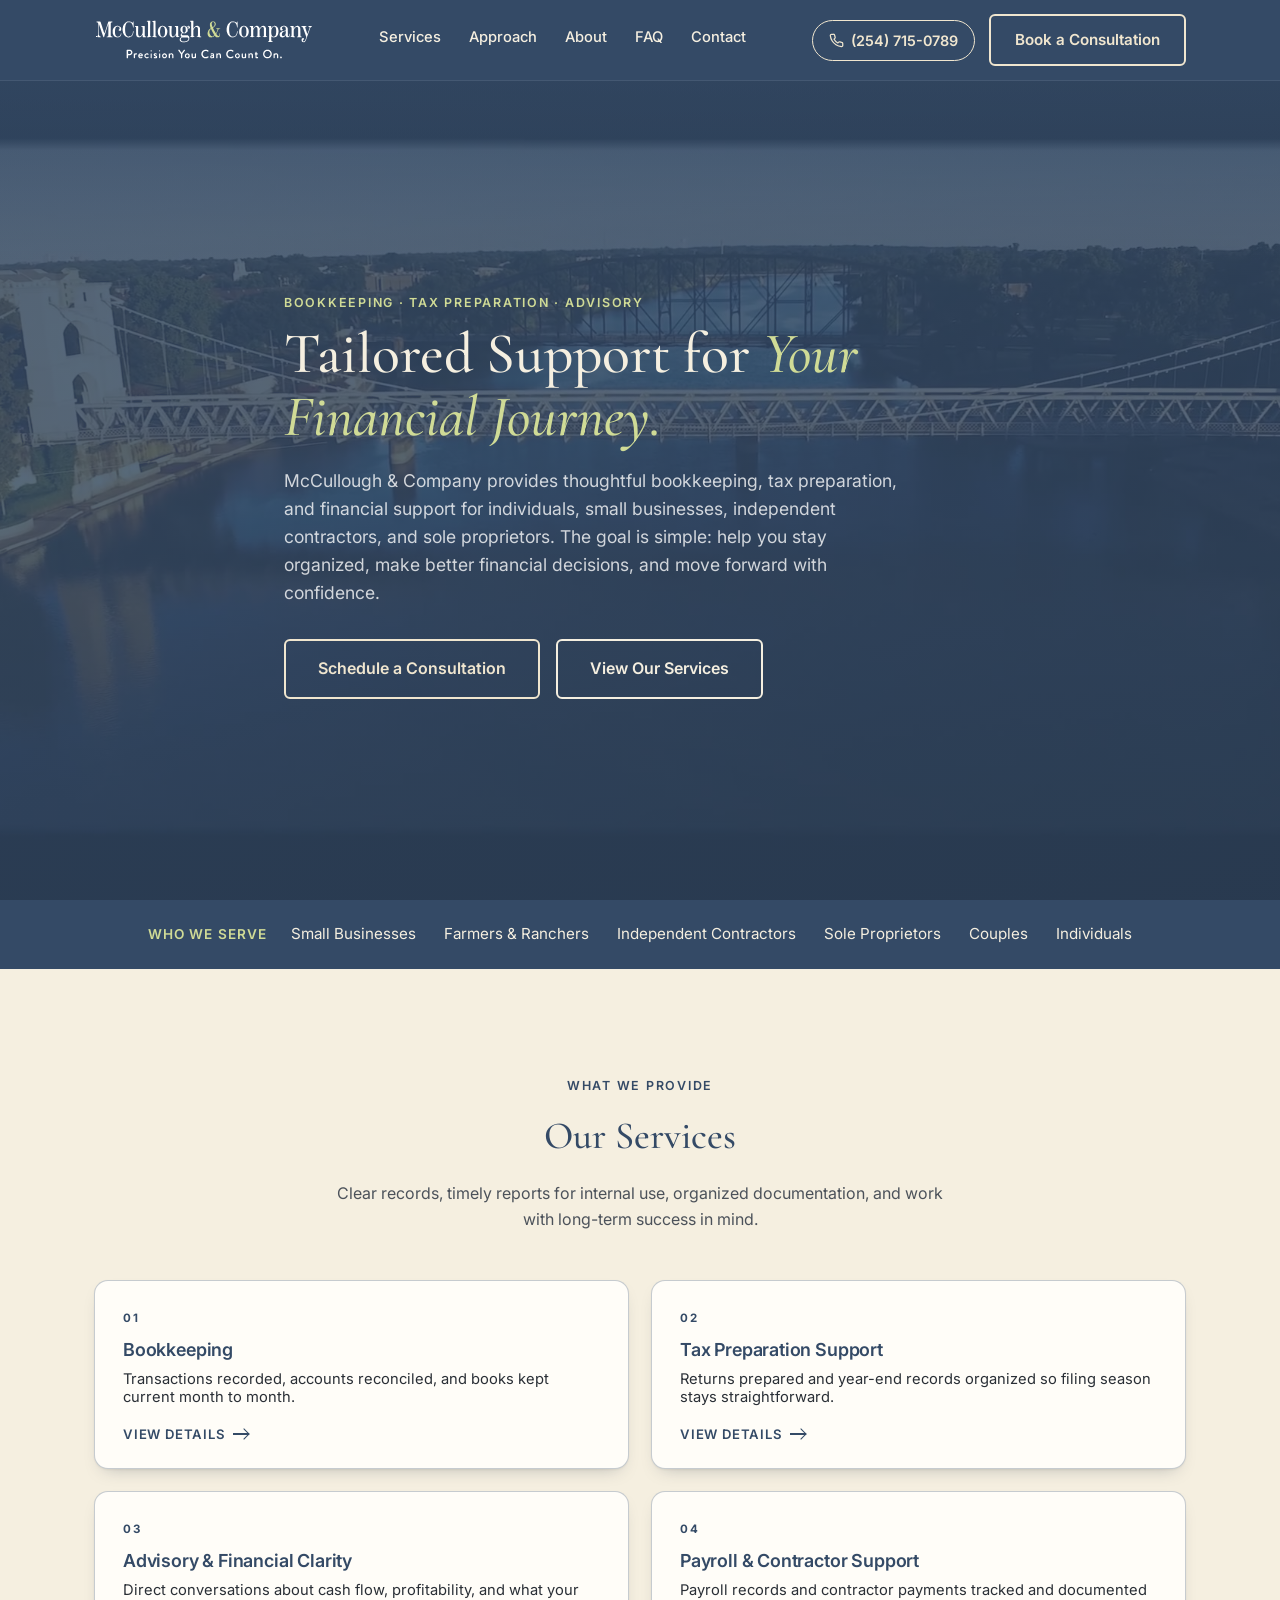
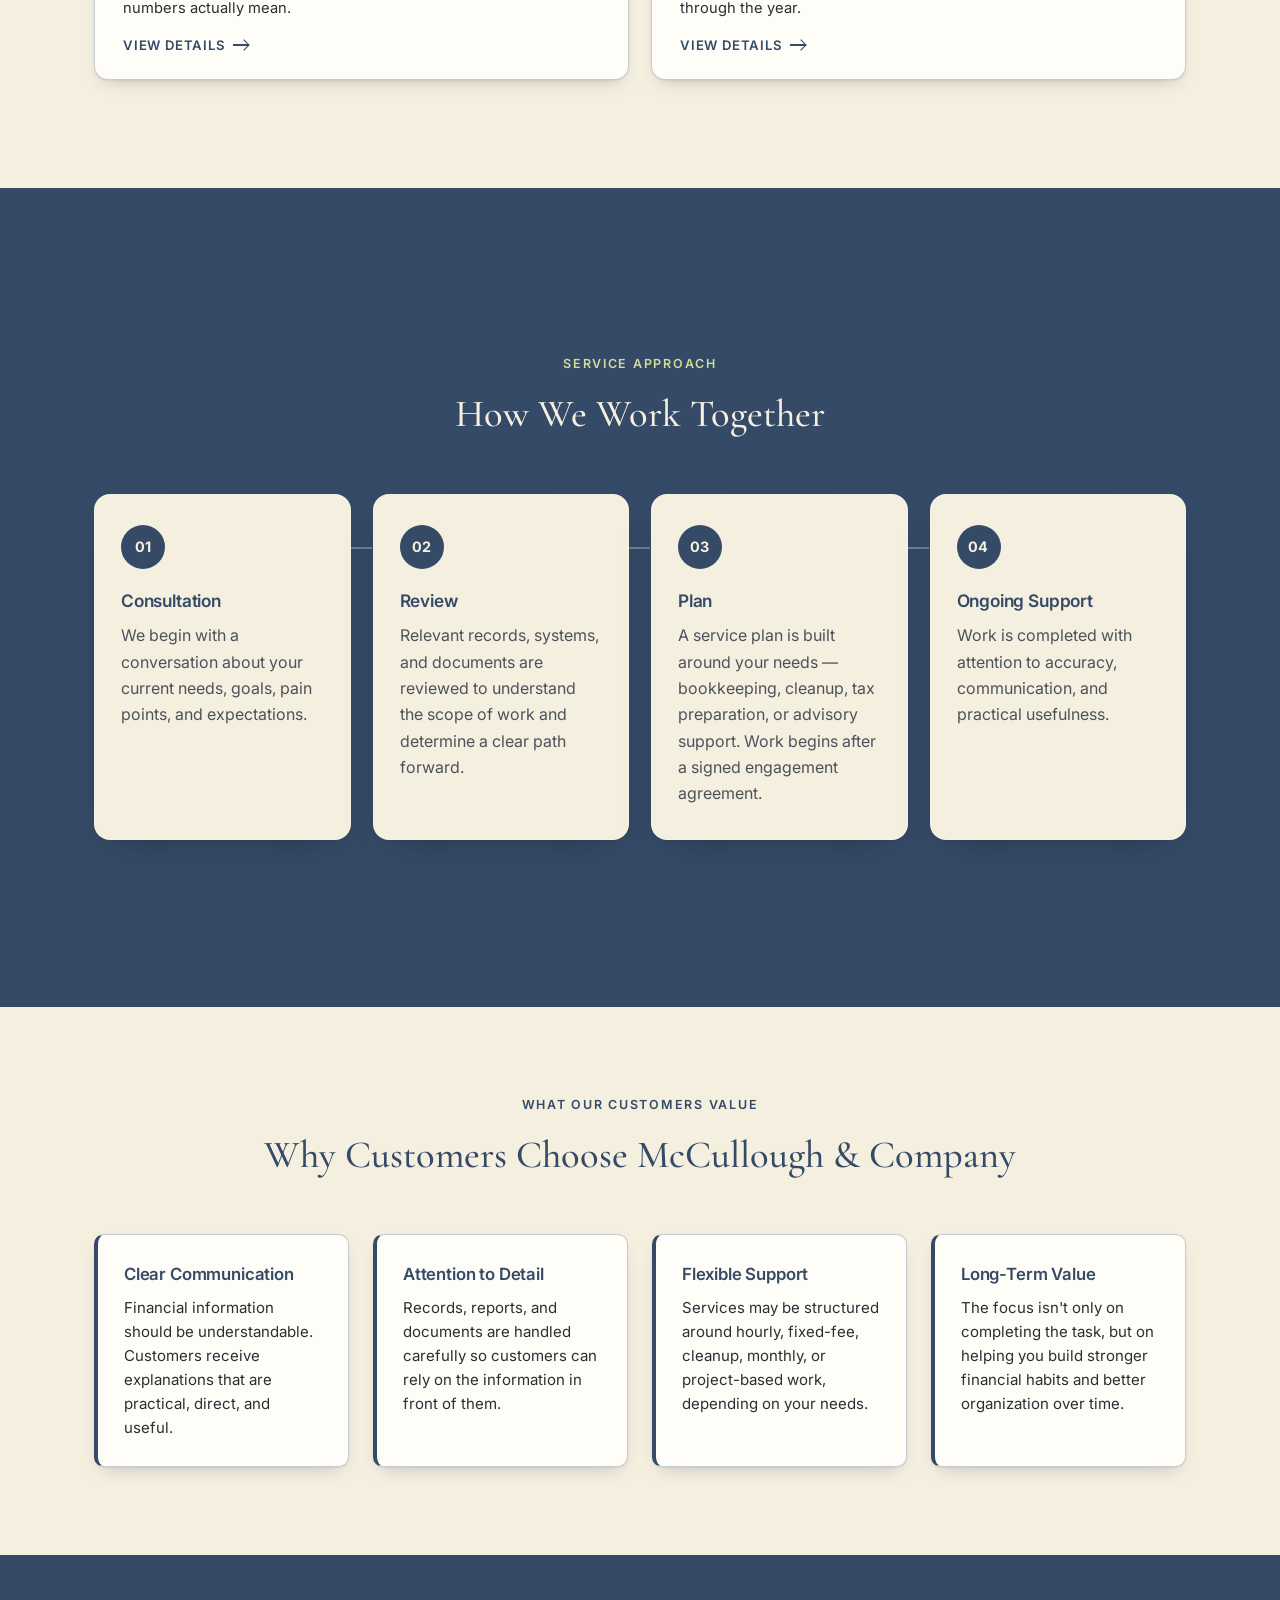
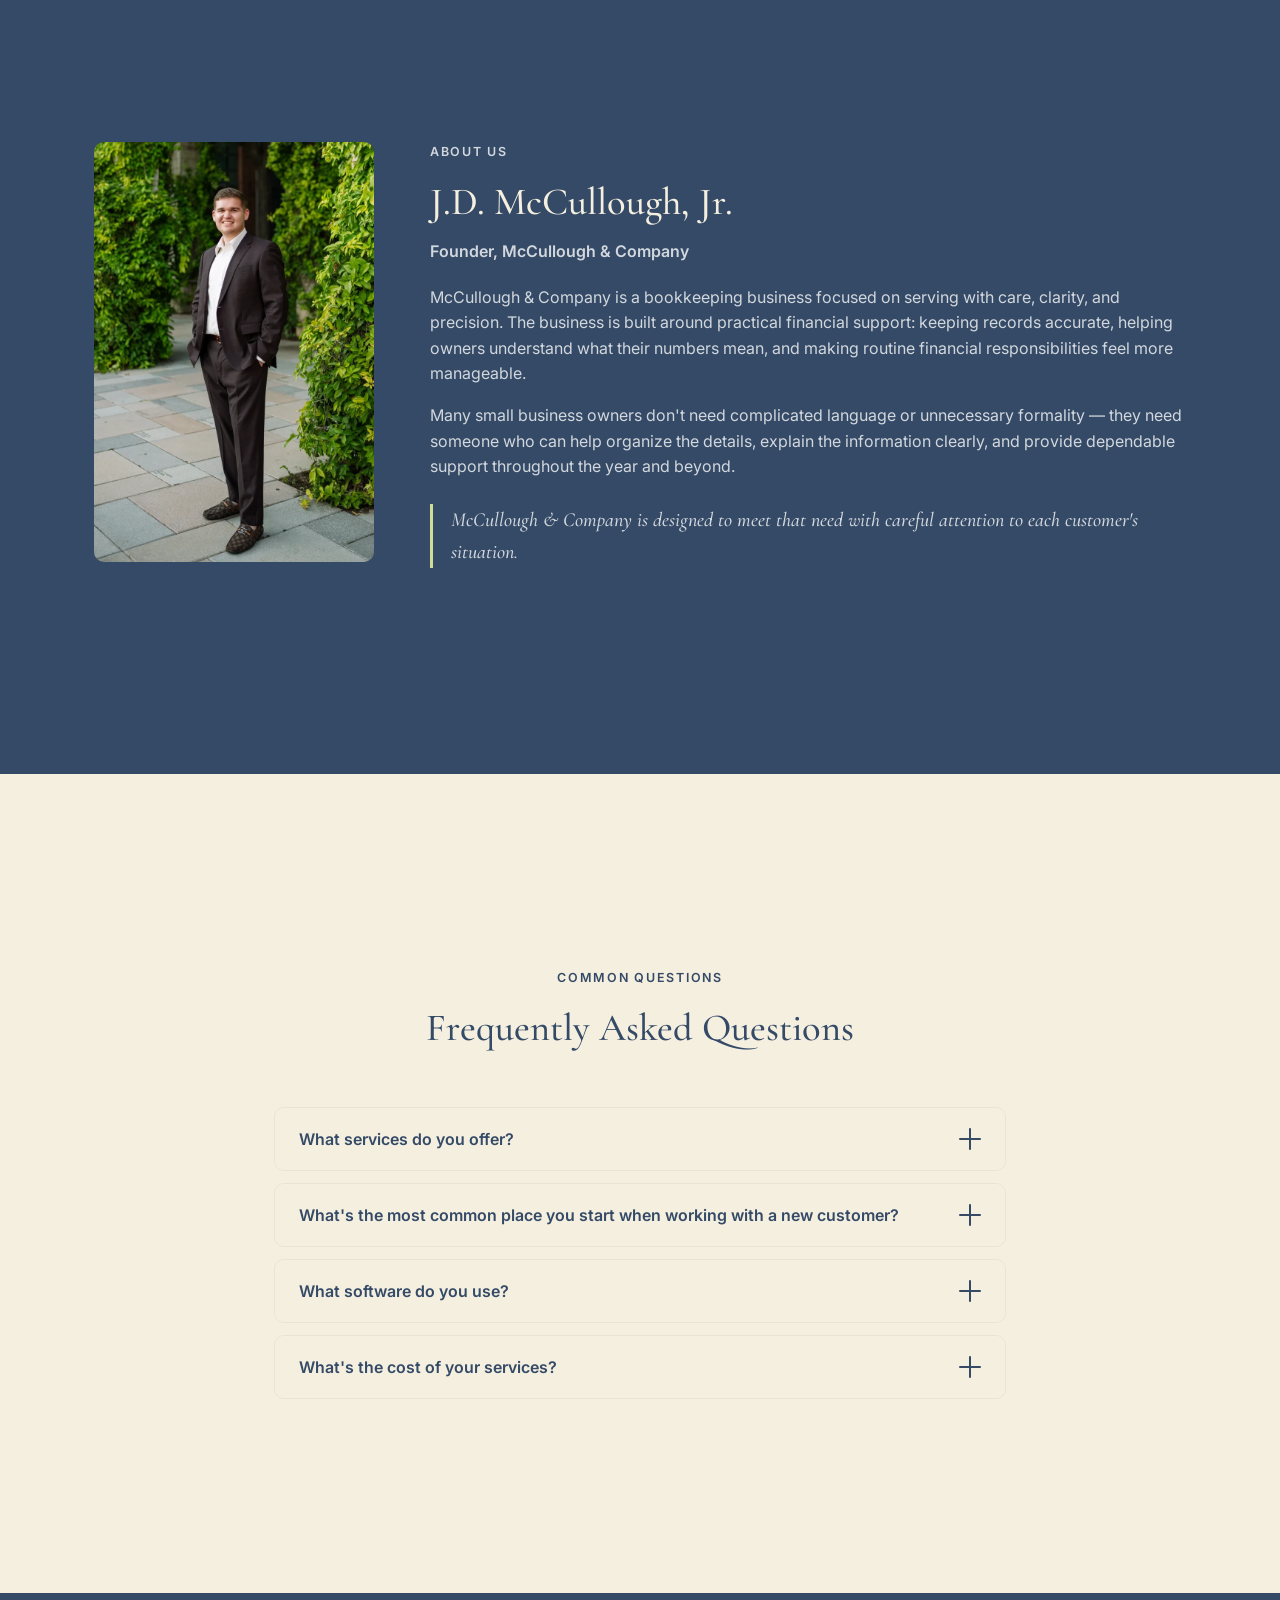
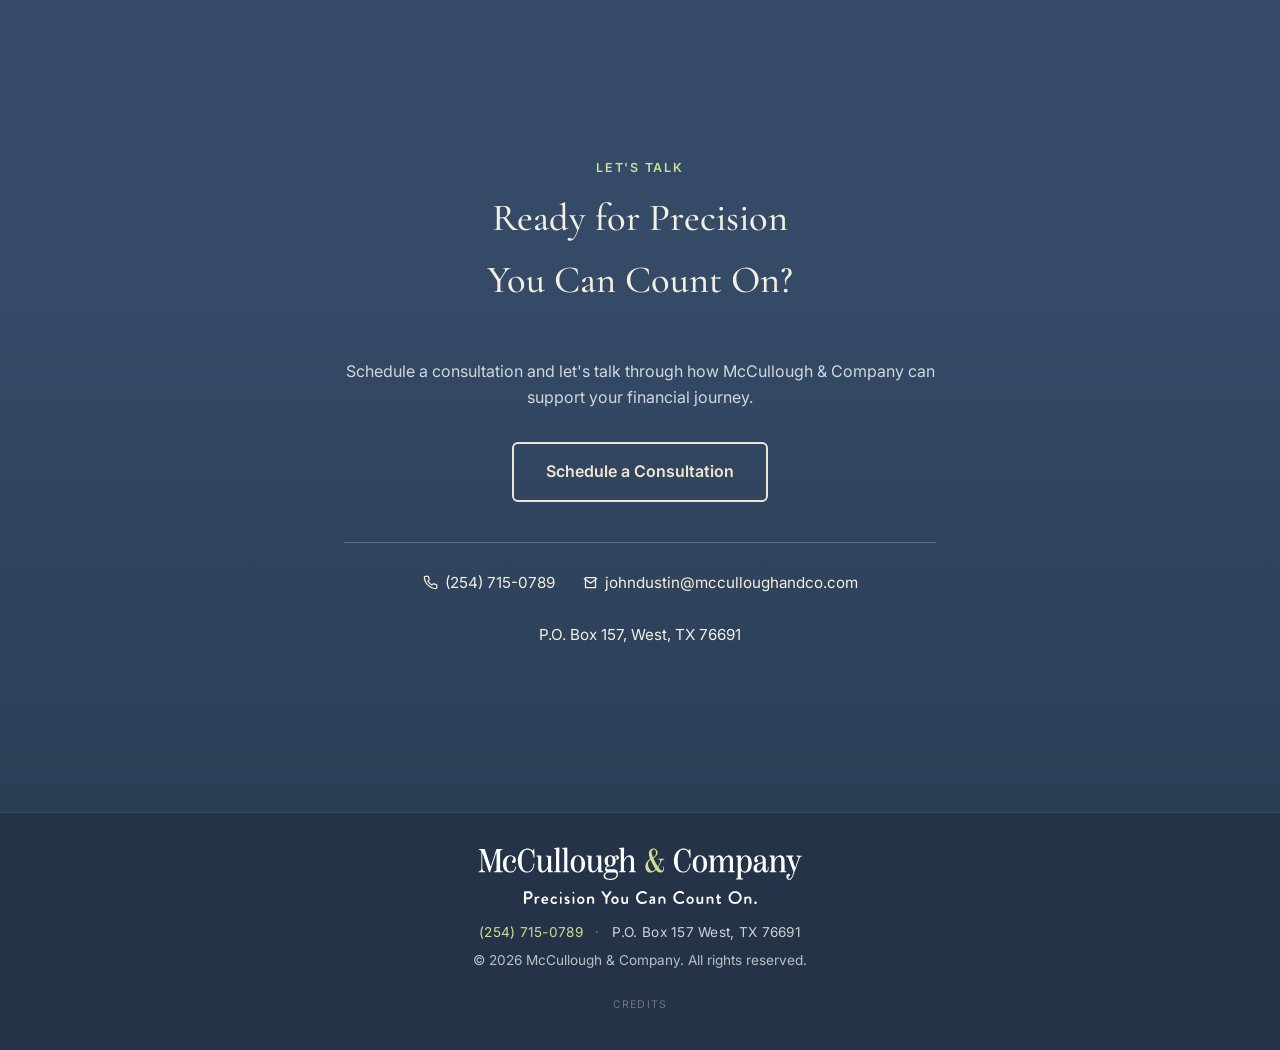
<file: index.html>
<!DOCTYPE html>
<html lang="en">
<head>
<meta charset="UTF-8">
<meta name="viewport" content="width=device-width, initial-scale=1.0">
<title>McCullough & Company | Bookkeeping, Tax, & Advisory</title>
<meta name="description" content="McCullough & Company provides thoughtful bookkeeping, tax preparation, and advisory support for small businesses, independent contractors, sole proprietors, couples, and individuals. Precision you can count on.">
<link rel="preconnect" href="https://fonts.googleapis.com">
<link rel="preconnect" href="https://fonts.gstatic.com" crossorigin>
<link href="https://fonts.googleapis.com/css2?family=Cormorant+Garamond:ital,wght@0,400;0,500;0,600;1,400;1,500&family=Inter:wght@400;500;600;700&display=swap" rel="stylesheet">
<!-- Bump ?v= on every deploy that changes CSS or JS. GitHub Pages serves these
     with a 10-minute cache, so without the bump returning visitors keep running
     the old file until it expires. -->
<link rel="stylesheet" href="css/styles.css?v=20">
<link rel="icon" href="data:image/svg+xml,<svg xmlns=%22http://www.w3.org/2000/svg%22 viewBox=%220 0 100 100%22><rect width=%22100%22 height=%22100%22 rx=%2216%22 fill=%22%233c4a5c%22/><text x=%2250%22 y=%2266%22 font-size=%2258%22 text-anchor=%22middle%22 fill=%22%23c9b77c%22 font-family=%22Georgia,serif%22>M</text></svg>">
</head>
<body>

<a class="skip-link" href="#main">Skip to content</a>

<header class="site-header">
  <div class="container header-inner">
    <a href="#top" class="logo">
      <img src="images/logo-lockup.svg" width="554" height="106" alt="McCullough & Company — Precision You Can Count On.">
    </a>

    <nav class="site-nav" id="site-nav">
      <a href="#services">Services</a>
      <a href="#approach">Approach</a>
      <a href="#about">About</a>
      <a href="#faq">FAQ</a>
      <a href="#contact">Contact</a>
      <!-- Mobile only: the header CTA is too wide for the bar on a phone, so it
           moves in here. Navy, because the open panel is a light surface. -->
      <a class="btn btn-navy nav-cta" href="https://cal.com/precisionwithjd" target="_blank" rel="noopener">Book a Consultation</a>
    </nav>

    <div class="header-actions">
      <a class="phone-pill" href="tel:2547150789" aria-label="Call (254) 715-0789">
        <svg class="icon-phone" viewBox="0 0 24 24" width="15" height="15" fill="none" stroke="currentColor" stroke-width="2" stroke-linecap="round" stroke-linejoin="round" aria-hidden="true"><path d="M22 16.92v3a2 2 0 0 1-2.18 2 19.79 19.79 0 0 1-8.63-3.07 19.5 19.5 0 0 1-6-6 19.79 19.79 0 0 1-3.07-8.67A2 2 0 0 1 4.11 2h3a2 2 0 0 1 2 1.72c.127.96.361 1.903.7 2.81a2 2 0 0 1-.45 2.11L8.09 9.91a16 16 0 0 0 6 6l1.27-1.27a2 2 0 0 1 2.11-.45c.907.339 1.85.573 2.81.7A2 2 0 0 1 22 16.92z"></path></svg>
        <span class="phone-label">(254) 715-0789</span>
      </a>
      <a class="btn btn-primary header-cta" href="https://cal.com/precisionwithjd" target="_blank" rel="noopener">Book a Consultation</a>
    </div>

    <button class="nav-toggle" id="nav-toggle" aria-label="Toggle navigation" aria-expanded="false" aria-controls="site-nav">
      <span></span><span></span><span></span>
    </button>
  </div>
</header>

<main id="main">

  <!-- HERO -->
  <section id="top" class="hero">
    <!-- Flyover reel. Clips are listed in js/main.js; falls back to the
         still photo when video is unavailable or motion is reduced. -->
    <div class="hero-media" aria-hidden="true">
      <video class="hero-video" muted playsinline preload="auto"></video>
      <video class="hero-video" muted playsinline preload="none"></video>
    </div>

    <div class="container hero-inner">
      <p class="eyebrow">Bookkeeping &middot; Tax Preparation &middot; Advisory</p>
      <h1>Tailored Support for <em>Your Financial Journey.</em></h1>
      <p class="hero-sub">McCullough &amp; Company provides thoughtful bookkeeping, tax preparation, and financial
        support for individuals, small businesses, independent contractors, and sole proprietors. The goal is
        simple: help you stay organized, make better financial decisions, and move forward with confidence.</p>
      <div class="hero-actions">
        <a class="btn btn-primary btn-lg" href="https://cal.com/precisionwithjd" target="_blank" rel="noopener">Schedule a Consultation</a>
        <a class="btn btn-ghost btn-lg" href="#services">View Our Services</a>
      </div>
    </div>
  </section>

  <!-- WHO WE SERVE -->
  <section class="who-strip">
    <div class="container who-strip-inner">
      <span class="who-label">Who We Serve</span>
      <ul class="who-list">
        <li>Small Businesses</li>
        <li>Farmers &amp; Ranchers</li>
        <li>Independent Contractors</li>
        <li>Sole Proprietors</li>
        <li>Couples</li>
        <li>Individuals</li>
      </ul>
    </div>
  </section>

  <!-- SERVICES -->
  <section id="services" class="section">
    <div class="container">
      <p class="eyebrow center">What We Provide</p>
      <h2 class="section-title center">Our Services</h2>
      <p class="section-lead">Clear records, timely reports for internal use, organized documentation, and work
        with long-term success in mind.</p>

      <div class="service-grid">
        <button type="button" class="service-card" data-service="svc-bookkeeping">
          <span class="service-num">01</span>
          <h3>Bookkeeping</h3>
          <p>Transactions recorded, accounts reconciled, and books kept current month to month.</p>
          <span class="service-more">View details<span class="service-arrow" aria-hidden="true"></span></span>
        </button>

        <button type="button" class="service-card" data-service="svc-tax">
          <span class="service-num">02</span>
          <h3>Tax Preparation Support</h3>
          <p>Returns prepared and year-end records organized so filing season stays straightforward.</p>
          <span class="service-more">View details<span class="service-arrow" aria-hidden="true"></span></span>
        </button>

        <button type="button" class="service-card" data-service="svc-advisory">
          <span class="service-num">03</span>
          <h3>Advisory &amp; Financial Clarity</h3>
          <p>Direct conversations about cash flow, profitability, and what your numbers actually mean.</p>
          <span class="service-more">View details<span class="service-arrow" aria-hidden="true"></span></span>
        </button>

        <button type="button" class="service-card" data-service="svc-payroll">
          <span class="service-num">04</span>
          <h3>Payroll &amp; Contractor Support</h3>
          <p>Payroll records and contractor payments tracked and documented through the year.</p>
          <span class="service-more">View details<span class="service-arrow" aria-hidden="true"></span></span>
        </button>
      </div>

      <!-- Service detail content (shown inside the modal) -->
      <div class="service-details" hidden>
        <div id="svc-bookkeeping">
          <ul>
            <li>Recording and organizing transactions</li>
            <li>Reconciling bank, credit card, and loan accounts</li>
            <li>Maintaining clean, current books in QuickBooks Online, Desktop, and other programs</li>
            <li>Preparing monthly financial reports for internal management review, planning, and business decision-making</li>
            <li>Reviewing prior periods for errors, duplicates, or missing activity</li>
            <li>Correcting misclassified income and expense accounts</li>
            <li>Organizing customer, vendor, and account records</li>
            <li>Helping customers get back to a dependable financial starting point</li>
          </ul>
        </div>
        <div id="svc-tax">
          <ul>
            <li>Individual, couple, and small-business tax return preparation</li>
            <li>Year-end organization of financial records</li>
            <li>Preparation-only tax support based on information provided by the customer</li>
            <li>Coordination of books and tax documents to reduce confusion at filing time</li>
          </ul>
        </div>
        <div id="svc-advisory">
          <ul>
            <li>One-on-one conversations about business performance and financial questions</li>
            <li>Cash flow, expense, and profitability review</li>
            <li>Support for pricing, service planning, and operational decisions</li>
            <li>Practical recommendations based on accurate financial information</li>
          </ul>
        </div>
        <div id="svc-payroll">
          <ul>
            <li>Payroll record organization and support</li>
            <li>Contractor payment tracking and documentation</li>
            <li>Assistance with year-end information reporting needs</li>
          </ul>
        </div>
      </div>
    </div>
  </section>

  <!-- APPROACH -->
  <section id="approach" class="section section-navy">
    <div class="container">
      <p class="eyebrow center">Service Approach</p>
      <h2 class="section-title center">How We Work Together</h2>

      <ol class="approach-steps">
        <li>
          <span class="step-num">01</span>
          <h3>Consultation</h3>
          <p>We begin with a conversation about your current needs, goals, pain points, and expectations.</p>
        </li>
        <li>
          <span class="step-num">02</span>
          <h3>Review</h3>
          <p>Relevant records, systems, and documents are reviewed to understand the scope of work and determine a clear path forward.</p>
        </li>
        <li>
          <span class="step-num">03</span>
          <h3>Plan</h3>
          <p>A service plan is built around your needs &mdash; bookkeeping, cleanup, tax preparation, or advisory support. Work begins after a signed engagement agreement.</p>
        </li>
        <li>
          <span class="step-num">04</span>
          <h3>Ongoing Support</h3>
          <p>Work is completed with attention to accuracy, communication, and practical usefulness.</p>
        </li>
      </ol>
    </div>
  </section>

  <!-- VALUES -->
  <section class="section">
    <div class="container">
      <p class="eyebrow center">What Our Customers Value</p>
      <h2 class="section-title center">Why Customers Choose McCullough &amp; Company</h2>

      <div class="values-grid">
        <div class="value-card">
          <h3>Clear Communication</h3>
          <p>Financial information should be understandable. Customers receive explanations that are practical, direct, and useful.</p>
        </div>
        <div class="value-card">
          <h3>Attention to Detail</h3>
          <p>Records, reports, and documents are handled carefully so customers can rely on the information in front of them.</p>
        </div>
        <div class="value-card">
          <h3>Flexible Support</h3>
          <p>Services may be structured around hourly, fixed-fee, cleanup, monthly, or project-based work, depending on your needs.</p>
        </div>
        <div class="value-card">
          <h3>Long-Term Value</h3>
          <p>The focus isn't only on completing the task, but on helping you build stronger financial habits and better organization over time.</p>
        </div>
      </div>
    </div>
  </section>

  <!-- ABOUT -->
  <section id="about" class="section section-navy about-section">
    <div class="container about-inner">
      <div class="about-photo">
        <!-- One portrait everywhere, and the file is already cropped to the
             2:3 the box uses, so no width crops any of him away. -->
        <img src="images/jd-portrait.webp?v=2" alt="J.D. McCullough, Jr., Founder of McCullough & Company">
      </div>
      <div class="about-copy">
        <p class="eyebrow">About Us</p>
        <h2 class="section-title">J.D. McCullough, Jr.</h2>
        <p class="about-role">Founder, McCullough &amp; Company</p>
        <p>McCullough &amp; Company is a bookkeeping business focused on serving with care, clarity, and
          precision. The business is built around practical financial support: keeping records accurate, helping
          owners understand what their numbers mean, and making routine financial responsibilities feel more
          manageable.</p>
        <p>Many small business owners don't need complicated language or unnecessary formality &mdash; they need
          someone who can help organize the details, explain the information clearly, and provide dependable
          support throughout the year and beyond.</p>
        <p class="pull-quote">McCullough &amp; Company is designed to meet that need with careful attention to
          each customer's situation.</p>
      </div>
    </div>
  </section>

  <!-- FAQ -->
  <section id="faq" class="section">
    <div class="container narrow">
      <p class="eyebrow center">Common Questions</p>
      <h2 class="section-title center">Frequently Asked Questions</h2>

      <div class="accordion">
        <div class="accordion-item">
          <button class="accordion-toggle" aria-expanded="false">
            What services do you offer?
            <span class="accordion-icon" aria-hidden="true"></span>
          </button>
          <div class="accordion-panel">
            <p><strong>Bookkeeping</strong> &mdash; Recording and organizing transactions, reconciling accounts,
              maintaining clean books in QuickBooks Online, Desktop, and other programs, and preparing monthly
              reports for internal use.</p>
            <p><strong>Tax Preparation</strong> &mdash; Individual, couple, and small-business tax return
              preparation, year-end record organization, and coordination between your books and tax documents.</p>
            <p><strong>Advisory &amp; Financial Clarity</strong> &mdash; One-on-one conversations about business
              performance, cash flow and profitability review, and practical recommendations based on your numbers.</p>
          </div>
        </div>

        <div class="accordion-item">
          <button class="accordion-toggle" aria-expanded="false">
            What's the most common place you start when working with a new customer?
            <span class="accordion-icon" aria-hidden="true"></span>
          </button>
          <div class="accordion-panel">
            <p>Cleanup work is one of our most common starting points. We review prior periods for errors,
              duplicates, or missing transactions, then organize your records so you have a dependable financial
              starting point going forward. If adjustments are needed, we'll always reach out to you first for
              approval before making any changes.</p>
          </div>
        </div>

        <div class="accordion-item">
          <button class="accordion-toggle" aria-expanded="false">
            What software do you use?
            <span class="accordion-icon" aria-hidden="true"></span>
          </button>
          <div class="accordion-panel">
            <p>QuickBooks Online, QuickBooks Desktop, and other bookkeeping platforms, so we can typically adapt to
              whatever system you're already using &mdash; or help you get set up if you're starting fresh. Our
              goal isn't to change the software you use, but to make sure it's being used in the best way
              possible.</p>
          </div>
        </div>

        <div class="accordion-item">
          <button class="accordion-toggle" aria-expanded="false">
            What's the cost of your services?
            <span class="accordion-icon" aria-hidden="true"></span>
          </button>
          <div class="accordion-panel">
            <p>Since every customer's needs are a little different, pricing is structured to match &mdash; either
              fixed fee or hourly, depending on scope. Monthly bookkeeping starts at <strong>$100.00/hr</strong> and
              adjusts based on transaction volume. Tax preparation is <strong>$150.00/hr</strong> for all customers.
              Customers who enter into long-term service agreements typically see a lower per-hour rate, reflecting
              the ongoing nature of the work.</p>
          </div>
        </div>
      </div>
    </div>
  </section>

  <!-- CONTACT / CTA -->
  <section id="contact" class="section section-navy">
    <div class="container contact-inner">
      <p class="eyebrow center">Let's Talk</p>
      <h2 class="section-title center">Ready for Precision<br>You Can Count On?</h2>
      <p class="contact-sub">Schedule a consultation and let's talk through how McCullough &amp; Company can
        support your financial journey.</p>

      <div class="contact-actions">
        <a class="btn btn-primary btn-lg" href="https://cal.com/precisionwithjd" target="_blank" rel="noopener">Schedule a Consultation</a>
      </div>

      <div class="contact-details">
        <a href="tel:2547150789" class="contact-phone">
          <svg class="icon-phone" viewBox="0 0 24 24" width="15" height="15" fill="none" stroke="currentColor" stroke-width="2" stroke-linecap="round" stroke-linejoin="round" aria-hidden="true"><path d="M22 16.92v3a2 2 0 0 1-2.18 2 19.79 19.79 0 0 1-8.63-3.07 19.5 19.5 0 0 1-6-6 19.79 19.79 0 0 1-3.07-8.67A2 2 0 0 1 4.11 2h3a2 2 0 0 1 2 1.72c.127.96.361 1.903.7 2.81a2 2 0 0 1-.45 2.11L8.09 9.91a16 16 0 0 0 6 6l1.27-1.27a2 2 0 0 1 2.11-.45c.907.339 1.85.573 2.81.7A2 2 0 0 1 22 16.92z"></path></svg>
          (254) 715-0789
        </a>
        <a href="mailto:johndustin@mcculloughandco.com" class="contact-email">
          <svg class="icon-mail" viewBox="0 0 24 24" width="15" height="15" fill="none" stroke="currentColor" stroke-width="2" stroke-linecap="round" stroke-linejoin="round" aria-hidden="true"><path d="M4 4h16v16H4z"></path><path d="m22 6-10 7L2 6"></path></svg>
          johndustin@mcculloughandco.com
        </a>
        <span>P.O. Box 157, West, TX 76691</span>
      </div>
    </div>
  </section>

</main>

<footer class="site-footer">
  <div class="container footer-inner">
    <img class="footer-logo" src="images/logo-lockup.svg" width="554" height="106" alt="McCullough &amp; Company — Precision You Can Count On.">
    <p class="footer-contact">
      <a href="tel:2547150789">(254) 715-0789</a>
      <span class="sep" aria-hidden="true">&middot;</span>
      P.O. Box 157 West, TX 76691
    </p>
    <p>&copy; <span id="year"></span> McCullough &amp; Company. All rights reserved.</p>
    <details class="media-credit">
      <summary>Credits</summary>
      <p>Hero aerial footage, used under
        <a href="https://creativecommons.org/licenses/by/4.0/" target="_blank" rel="noopener">CC BY 4.0</a>:
        &ldquo;<a href="https://www.youtube.com/watch?v=jbzRGhmf54Q" target="_blank" rel="noopener">Waco, TX from a DJI Mavic Mini!</a>&rdquo; by Alec Doty &middot;
        &ldquo;<a href="https://www.youtube.com/watch?v=P3t44ADxXl4" target="_blank" rel="noopener">Drone over Waco</a>&rdquo; by redctv &middot;
        &ldquo;<a href="https://www.youtube.com/watch?v=FBTSBuBgJ3Y" target="_blank" rel="noopener">Alico Sunset | DJI Mini 3 Pro</a>&rdquo; by cryptofyre DJI.
        Clips were trimmed and re-encoded.</p>
    </details>
  </div>
</footer>

<!-- SERVICE DETAIL MODAL -->
<div class="modal" id="service-modal" hidden>
  <div class="modal-backdrop" data-modal-close></div>
  <div class="modal-window" role="dialog" aria-modal="true" tabindex="-1" aria-labelledby="service-modal-title">
    <div class="modal-head">
      <p class="modal-eyebrow">Our Services</p>
      <h3 id="service-modal-title"></h3>
      <button type="button" class="modal-close" data-modal-close aria-label="Close details">
        <span aria-hidden="true"></span>
      </button>
    </div>
    <div class="modal-body" id="service-modal-body"></div>
    <div class="modal-foot">
      <a class="btn btn-navy" href="#contact" data-modal-close>Request a Consultation</a>
    </div>
  </div>
</div>

<script src="js/main.js?v=6"></script>
</body>
</html>
</file>
<file: css/styles.css>
/* ---------------------------------------------------
   McCullough & Company — Alpha site styles
--------------------------------------------------- */

:root {
  --navy: #344a66;
  --navy-dark: #344a66;
  /* Same hue/sat as --navy at 21% lightness. Gives the footer a tonal step
     down so it reads as the foot of the page, not a continuation of Contact. */
  --navy-deep: #243347;
  /* Halfway between --navy and --navy-deep. Contact's gradient ends here
     rather than on --navy-deep, so the footer still steps down from it. */
  --navy-mid: #2c3e56;
  /* Brand sage, sampled from the logo banner: #d0db96 bar, #b3bd78 pill */
  --sage: #d0db96;
  --sage-deep: #b3bd78;
  --navy-wash: rgba(52, 74, 102, 0.09);
  --cream: #e8dcc0;
  --cream-alt: #f0e6cf;
  --ink: #2a2f36;
  --ink-soft: #4c525a;
  --white: #f5efe0;
  --near-black: #17181a;
  --on-navy-soft: rgba(255, 255, 255, 0.78);
  --surface: #fdfbf6;
  --surface-tint: #f7f4ec;
  --line: #e2ddd0;
  /* Cards sit light on the cream --white (#f5efe0) sections. The card set was
     briefly inverted to navy while chasing a fuzziness that turned out to be a
     type problem, not a contrast one; with the headings on Inter the light card
     is both sharper (dark-on-light does not bloom the way light-on-dark does)
     and quieter. --card-line is navy-tinted rather than warm gray so the edge
     still holds against the cream. */
  --card: #fffdf8;
  --card-line: rgba(52, 74, 102, 0.28);
  --card-shadow: 0 1px 2px rgba(23, 24, 26, 0.05), 0 8px 18px -10px rgba(36, 51, 71, 0.35);

  --font-serif: 'Cormorant Garamond', Georgia, 'Times New Roman', serif;
  --font-sans: 'Inter', -apple-system, BlinkMacSystemFont, 'Segoe UI', sans-serif;

  --max-width: 1140px;
  --radius: 10px;

  /* Height of the sticky header. Measured and rewritten by js/main.js on load
     and resize; this value is the fallback (14px + 42px logo + 14px + border). */
  --header-h: 71px;
}

* { box-sizing: border-box; }

html { scroll-behavior: smooth; }

body {
  margin: 0;
  font-family: var(--font-sans);
  color: var(--ink);
  background: var(--white);
  line-height: 1.6;
  /* No -webkit-font-smoothing: antialiased here. It thins every stroke on
     macOS and iOS, which is the opposite of what light-on-navy text needs —
     the OS default renders noticeably crisper. */
}

img { max-width: 100%; display: block; }

a { color: inherit; text-decoration: none; }

.container {
  max-width: var(--max-width);
  margin: 0 auto;
  padding: 0 24px;
}

.container.narrow { max-width: 780px; }

.skip-link {
  position: absolute;
  left: -999px;
  top: 0;
  background: var(--navy);
  color: var(--white);
  padding: 10px 16px;
  z-index: 100;
}
.skip-link:focus { left: 16px; top: 16px; }

h1, h2, h3 {
  font-family: var(--font-serif);
  font-weight: 500;
  color: var(--navy-dark);
  margin: 0 0 16px;
}

.eyebrow {
  font-size: 0.78rem;
  letter-spacing: 0.14em;
  text-transform: uppercase;
  color: var(--navy);
  font-weight: 600;
  margin: 0 0 10px;
}
.eyebrow.center { text-align: center; }

.section-title {
  font-size: clamp(1.8rem, 3vw, 2.4rem);
}
.section-title.center { text-align: center; margin-bottom: 48px; }

/* Lead line under a centered section title. The negative top margin pulls it
   up into the title's 48px gap so title + lead read as one block. */
.section-lead {
  max-width: 640px;
  margin: -34px auto 48px;
  text-align: center;
  color: var(--ink-soft);
}

/* Buttons */
.btn {
  display: inline-block;
  padding: 12px 24px;
  border-radius: 6px;
  font-weight: 600;
  font-size: 0.95rem;
  transition: background 0.2s ease, color 0.2s ease;
  border: 2px solid transparent;
  white-space: nowrap;
}
.btn-lg { padding: 15px 32px; font-size: 1rem; }

.btn-primary {
  background: transparent;
  color: var(--cream-alt);
  border-color: var(--cream-alt);
}
.btn-primary:hover { background: var(--cream-alt); color: var(--navy-dark); }

/* Solid navy CTA — used where the button sits on cream/white */
.btn-navy {
  background: var(--navy);
  color: var(--white);
}
.btn-navy:hover { background: var(--near-black); color: var(--white); }

.btn-ghost {
  background: transparent;
  color: var(--white);
  border-color: var(--white);
}
.btn-ghost:hover { background: var(--white); color: var(--navy-dark); }

/* Header */
.site-header {
  position: sticky;
  top: 0;
  z-index: 50;
  background: var(--navy);
  border-bottom: 1px solid rgba(255, 255, 255, 0.08);
}

.header-inner {
  display: flex;
  align-items: center;
  justify-content: space-between;
  padding-top: 14px;
  padding-bottom: 14px;
  gap: 20px;
}

.logo { display: flex; align-items: center; flex: none; }
.logo img {
  height: 42px;
  width: auto;
  display: block;
}

.site-nav {
  display: flex;
  gap: 28px;
  font-size: 0.92rem;
  font-weight: 500;
  color: var(--white);
}
.site-nav a {
  position: relative;
  padding-bottom: 4px;
}
.site-nav a::after {
  content: '';
  position: absolute;
  left: 0;
  bottom: 0;
  width: 0;
  height: 2px;
  background: var(--sage);
  transition: width 0.25s ease;
}
.site-nav a:hover { color: var(--sage); }
.site-nav a:hover::after { width: 100%; }

/* The in-menu CTA exists only for the mobile panel. */
.nav-cta { display: none; }
.nav-cta::after { content: none; }

.header-actions {
  display: flex;
  align-items: center;
  gap: 14px;
}

.phone-pill {
  display: inline-flex;
  align-items: center;
  gap: 7px;
  font-weight: 600;
  font-size: 0.9rem;
  padding: 8px 16px;
  color: var(--cream-alt);
  border: 1.5px solid var(--cream-alt);
  border-radius: 999px;
  white-space: nowrap;
  transition: background 0.2s ease, color 0.2s ease, border-color 0.2s ease;
}
.phone-pill:hover { background: var(--cream-alt); color: var(--navy-dark); border-color: var(--cream-alt); }
.icon-phone { flex: none; }

.nav-toggle {
  display: none;
  flex-direction: column;
  justify-content: center;
  gap: 5px;
  background: none;
  border: none;
  cursor: pointer;
  padding: 6px;
}
.nav-toggle span {
  width: 24px;
  height: 2px;
  background: var(--white);
  display: block;
}

/* Hero */
.hero {
  position: relative;
  isolation: isolate;
  overflow: hidden;
  background: var(--navy);
  padding: 110px 0 100px;
  /* Fills the first screen below the sticky header, like the nav-target
     sections. The media layers are absolutely positioned, so only .hero-inner
     is in flow and the centering applies to it alone. */
  min-height: calc(100vh - var(--header-h));
  min-height: calc(100dvh - var(--header-h));
  display: flex;
  flex-direction: column;
  justify-content: center;
}

/* Media layer: still photo underneath, crossfading flyover clips on top */
.hero-media {
  position: absolute;
  inset: 0;
  z-index: -2;
  background: url('../images/waco-hero-still.jpg') center center / cover no-repeat;
}
.hero-video {
  position: absolute;
  inset: 0;
  width: 100%;
  height: 100%;
  object-fit: cover;
  opacity: 0;
  transition: opacity 1.4s ease;
  pointer-events: none;
}
.hero-video.is-active { opacity: 1; }

/* Scrim keeps the headline readable over whatever is behind it. The still
   photo is brighter than the footage, so it gets the heavier treatment. */
.hero::after {
  content: '';
  position: absolute;
  inset: 0;
  z-index: -1;
  background:
    linear-gradient(180deg, rgba(52, 74, 102, 0.55) 0%, rgba(52, 74, 102, 0) 22%),
    linear-gradient(160deg, rgba(52, 74, 102, 0.85) 0%, rgba(52, 74, 102, 0.78) 100%);
}
.hero.has-video::after {
  background:
    linear-gradient(180deg, rgba(30, 43, 61, 0.72) 0%, rgba(30, 43, 61, 0) 26%),
    linear-gradient(0deg, rgba(52, 74, 102, 0.72) 0%, rgba(52, 74, 102, 0) 30%),
    linear-gradient(100deg, rgba(26, 38, 54, 0.86) 0%, rgba(35, 49, 68, 0.68) 46%, rgba(52, 74, 102, 0.44) 100%);
}

.hero-inner { max-width: 760px; position: relative; z-index: 1; }
.hero .eyebrow { color: var(--sage); }
.hero h1 { color: var(--white); }
.hero h1 {
  font-size: clamp(2.4rem, 5vw, 3.6rem);
  line-height: 1.1;
}
.hero h1 em { color: var(--sage); font-style: italic; }
.hero-sub {
  font-size: 1.1rem;
  color: var(--on-navy-soft);
  max-width: 620px;
  margin-bottom: 32px;
}
.hero-actions { display: flex; gap: 16px; flex-wrap: wrap; }

/* Who we serve strip */
.who-strip {
  background: var(--navy-dark);
  padding: 22px 0;
}
.who-strip-inner {
  display: flex;
  align-items: center;
  justify-content: center;
  gap: 24px;
  flex-wrap: wrap;
  text-align: center;
}
.who-label {
  color: var(--sage);
  font-weight: 600;
  font-size: 0.85rem;
  letter-spacing: 0.08em;
  text-transform: uppercase;
  white-space: nowrap;
}
.who-list {
  display: flex;
  gap: 28px;
  flex-wrap: wrap;
  list-style: none;
  margin: 0;
  padding: 0;
  color: var(--white);
  font-size: 0.95rem;
}

/* Sections */
.section { padding: 88px 0; }
.section-alt { background: var(--cream); }

/* The header is sticky, so an anchor jump would tuck the section's top edge
   underneath it. Hold every jump target down by the header's own height. */
section[id] { scroll-margin-top: var(--header-h); }

/* Nav targets fill the screen below the header, so clicking a nav link lands
   on one whole section with none of the next one showing. min-height only —
   a section with more content than that still grows past it. Content is
   centered so a short section reads as composed rather than top-heavy.
   svh (small viewport) keeps mobile honest when the URL bar is expanded. */
#services,
#approach,
#about,
#faq,
#contact {
  min-height: calc(100vh - var(--header-h));
  min-height: calc(100dvh - var(--header-h));
  display: flex;
  flex-direction: column;
  justify-content: center;
}

/* Navy sections — inverts the type; nested white cards keep their own colors.
   Used on Approach and Contact so the page leans blue rather than cream. */
.section-navy { background: var(--navy); }
.section-navy > .container > .eyebrow,
.section-navy .eyebrow { color: var(--sage); }
.section-navy .section-title,
.section-navy h2 { color: var(--white); }
.section-navy > .container > p { color: var(--on-navy-soft); }

/* Approach cards sit on navy: the hairline navy border vanishes there, so it
   becomes a light one, and the connector line flips to light as well. */
.section-navy .approach-steps li { border-color: rgba(255, 255, 255, 0.16); }
.section-navy .approach-steps li:hover { border-color: rgba(255, 255, 255, 0.34); }
.section-navy .approach-steps li::after { background: rgba(255, 255, 255, 0.28); }

/* About block on navy — copy is nested in .about-copy, so it needs its own rules */
.section-navy .about-copy p { color: var(--on-navy-soft); }
.section-navy .about-role { color: var(--sage); }
.section-navy .pull-quote {
  color: var(--white);
  border-left-color: var(--sage);
}

/* Contact deepens toward its own bottom edge, but stops at --navy-mid rather
   than reaching the footer's --navy-deep. The gradient adds depth inside the
   section; the footer still lands as a clean step below it. The other navy
   sections stay flat — they border cream, where the edge is the point. */
#contact.section-navy {
  background: linear-gradient(to bottom, var(--navy) 0%, var(--navy) 35%, var(--navy-mid) 100%);
}

/* Contact block on navy */
.section-navy .contact-sub { color: var(--on-navy-soft); }
.section-navy .contact-details {
  color: var(--white);
  border-top-color: rgba(255, 255, 255, 0.22);
}
.section-navy .contact-details a:hover { color: var(--sage); }

/* Approach steps */
.approach-steps {
  list-style: none;
  margin: 0;
  padding: 0;
  display: grid;
  grid-template-columns: repeat(4, 1fr);
  gap: 22px;
}
.approach-steps li {
  position: relative;
  background: var(--white);
  border: 1px solid rgba(52, 74, 102, 0.16);
  border-radius: 16px;
  padding: 30px 26px 32px;
  box-shadow: 0 1px 2px rgba(23, 24, 26, 0.04), 0 14px 34px -22px rgba(23, 24, 26, 0.55);
  transition: transform 0.25s ease, box-shadow 0.25s ease, border-color 0.25s ease;
}
.approach-steps li:hover {
  transform: translateY(-4px);
  border-color: rgba(52, 74, 102, 0.32);
  box-shadow: 0 1px 2px rgba(23, 24, 26, 0.05), 0 22px 44px -24px rgba(23, 24, 26, 0.6);
}

/* connector line between steps */
.approach-steps li::after {
  content: "";
  position: absolute;
  top: 52px;
  left: 100%;
  width: 22px;
  height: 2px;
  background: rgba(52, 74, 102, 0.28);
}
.approach-steps li:last-child::after { display: none; }

.step-num {
  display: inline-flex;
  align-items: center;
  justify-content: center;
  width: 44px;
  height: 44px;
  border-radius: 50%;
  background: var(--navy);
  color: var(--white);
  font-family: var(--font-sans);
  font-size: 0.9rem;
  font-weight: 700;
  letter-spacing: 0.03em;
  margin-bottom: 20px;
}
.approach-steps h3 {
  font-family: var(--font-sans);
  font-size: 1.08rem;
  font-weight: 600;
  letter-spacing: -0.01em;
  line-height: 1.35;
  color: var(--navy-dark);
  margin: 0 0 10px;
}
.approach-steps p {
  color: var(--ink-soft);
  font-size: 1rem;
  line-height: 1.65;
  margin: 0;
}

/* Values */
.values-grid {
  display: grid;
  grid-template-columns: repeat(auto-fit, minmax(220px, 1fr));
  gap: 24px;
}
.value-card {
  padding: 26px;
  background: var(--card);
  border: 1px solid var(--card-line);
  border-left: 4px solid var(--navy);
  border-radius: var(--radius);
  box-shadow: var(--card-shadow);
}
/* Inter, not the serif. Cormorant Garamond is a display face with hairline
   thins that fall apart at card-heading sizes, and weight 700 was never
   loaded for it (only 400/500/600), so the browser was faking the bold by
   smearing 600 — the single biggest source of the fuzz. */
.value-card h3 {
  font-family: var(--font-sans);
  font-size: 1.05rem;
  letter-spacing: -0.01em;
  margin-bottom: 8px;
  color: var(--navy-dark);
  font-weight: 600;
}
.value-card p { color: var(--ink); font-size: 0.94rem; margin: 0; }

/* About */
.about-inner {
  display: grid;
  grid-template-columns: 280px 1fr;
  gap: 56px;
  align-items: start;
}
/* 2:3, matching the standing portrait's own crop so nothing is cut off. A
   square left 280px of photo against ~500px of copy, which read as a stamp
   pinned to the corner; the taller frame carries the column down the text. */
.about-photo {
  width: 100%;
  aspect-ratio: 2 / 3;
  background: linear-gradient(160deg, var(--navy) 0%, var(--navy-dark) 100%);
  border-radius: var(--radius);
  overflow: hidden;
}
.about-photo img {
  width: 100%;
  height: 100%;
  object-fit: cover;
  object-position: 50% 50%;
}
.about-role {
  color: var(--navy);
  font-weight: 600;
  margin-top: -10px;
  margin-bottom: 20px;
}
/* Weight 500, not the inherited 400: Cormorant's italic is the thinnest face
   in use here, and 500 italic is loaded so this costs nothing. */
.pull-quote {
  font-family: var(--font-serif);
  font-style: italic;
  font-weight: 500;
  font-size: 1.25rem;
  color: var(--navy-dark);
  border-left: 3px solid var(--navy);
  padding-left: 18px;
  margin-top: 24px;
}

/* Services — click-in cards */
.service-grid {
  display: grid;
  grid-template-columns: repeat(2, 1fr);
  gap: 22px;
}

.service-card {
  position: relative;
  display: flex;
  flex-direction: column;
  align-items: flex-start;
  text-align: left;
  font-family: var(--font-sans);
  background: var(--card);
  border: 1px solid var(--card-line);
  border-radius: 14px;
  padding: 30px 28px 26px;
  box-shadow: var(--card-shadow);
  cursor: pointer;
  overflow: hidden;
  transition: transform 0.22s ease, box-shadow 0.22s ease, border-color 0.22s ease;
}
.service-card::before {
  content: '';
  position: absolute;
  top: 0;
  left: 0;
  right: 0;
  height: 3px;
  background: var(--navy);
  transform: scaleX(0);
  transform-origin: left;
  transition: transform 0.28s ease;
}
.service-card:hover,
.service-card:focus-visible {
  transform: translateY(-4px);
  border-color: var(--navy);
  box-shadow: 0 2px 4px rgba(23, 24, 26, 0.06), 0 14px 26px -12px rgba(36, 51, 71, 0.45);
  outline: none;
}
.service-card:hover::before,
.service-card:focus-visible::before { transform: scaleX(1); }

.service-num {
  font-size: 0.72rem;
  letter-spacing: 0.16em;
  font-weight: 700;
  color: var(--navy);
  margin-bottom: 14px;
}
/* Sans for the same reason as .value-card h3. */
.service-card h3 {
  font-family: var(--font-sans);
  font-size: 1.12rem;
  font-weight: 600;
  letter-spacing: -0.01em;
  margin: 0 0 10px;
}
.service-card p {
  color: var(--ink);
  font-size: 0.92rem;
  margin: 0 0 20px;
}

.service-more {
  margin-top: auto;
  display: inline-flex;
  align-items: center;
  gap: 8px;
  font-size: 0.82rem;
  font-weight: 600;
  letter-spacing: 0.06em;
  text-transform: uppercase;
  color: var(--navy);
}
.service-arrow {
  width: 16px;
  height: 8px;
  position: relative;
  transition: transform 0.22s ease;
}
.service-arrow::before {
  content: '';
  position: absolute;
  top: 3px;
  left: 0;
  width: 100%;
  height: 1.5px;
  background: currentColor;
}
.service-arrow::after {
  content: '';
  position: absolute;
  top: 0;
  right: 1px;
  width: 7px;
  height: 7px;
  border-top: 1.5px solid currentColor;
  border-right: 1.5px solid currentColor;
  transform: rotate(45deg);
}
.service-card:hover .service-arrow { transform: translateX(4px); }

/* Service detail modal */
body.modal-open { overflow: hidden; }

.modal {
  position: fixed;
  inset: 0;
  z-index: 200;
  display: flex;
  align-items: center;
  justify-content: center;
  padding: 24px;
}
.modal[hidden] { display: none; }

.modal-backdrop {
  position: absolute;
  inset: 0;
  background: rgba(23, 30, 40, 0.62);
  backdrop-filter: blur(3px);
  opacity: 0;
  transition: opacity 0.2s ease;
}
.modal.is-open .modal-backdrop { opacity: 1; }

.modal-window {
  position: relative;
  width: min(620px, 100%);
  max-height: min(82vh, 720px);
  display: flex;
  flex-direction: column;
  background: var(--surface);
  border-radius: 16px;
  box-shadow: 0 30px 70px rgba(17, 24, 33, 0.4);
  overflow: hidden;
  opacity: 0;
  transform: translateY(12px) scale(0.97);
  transition: opacity 0.2s ease, transform 0.2s ease;
}
.modal.is-open .modal-window {
  opacity: 1;
  transform: translateY(0) scale(1);
}
.modal-window:focus { outline: none; }

.modal-head {
  position: relative;
  flex: none;
  background: var(--navy);
  padding: 26px 64px 24px 32px;
  border-bottom: 3px solid var(--sage);
}
.modal-eyebrow {
  font-size: 0.72rem;
  letter-spacing: 0.16em;
  text-transform: uppercase;
  color: var(--sage);
  font-weight: 600;
  margin: 0 0 6px;
}
/* Inter, matching .service-card h3 — this heading is the same service name
   the card shows, and at 1.15rem on a phone the serif's thins break up. */
.modal-head h3 {
  font-family: var(--font-sans);
  font-weight: 600;
  letter-spacing: -0.01em;
  color: var(--white);
  font-size: 1.4rem;
  margin: 0;
}

.modal-close {
  position: absolute;
  top: 22px;
  right: 22px;
  width: 34px;
  height: 34px;
  padding: 0;
  border: 1px solid rgba(255, 255, 255, 0.28);
  border-radius: 50%;
  background: transparent;
  cursor: pointer;
  transition: background 0.2s ease, border-color 0.2s ease;
}
.modal-close:hover {
  background: rgba(255, 255, 255, 0.12);
  border-color: var(--sage);
}
.modal-close span, .modal-close span::before {
  content: '';
  position: absolute;
  top: 50%;
  left: 50%;
  width: 13px;
  height: 1.5px;
  background: var(--white);
}
.modal-close span { transform: translate(-50%, -50%) rotate(45deg); }
.modal-close span::before {
  top: 0;
  left: 0;
  transform: rotate(90deg);
}

.modal-body {
  padding: 26px 32px 10px;
  overflow-y: auto;
}
.modal-body ul {
  margin: 0;
  padding: 0;
  list-style: none;
}
.modal-body li {
  position: relative;
  padding-left: 26px;
  margin-bottom: 14px;
  color: var(--ink-soft);
  font-size: 0.95rem;
}
.modal-body li::before {
  content: '';
  position: absolute;
  left: 2px;
  top: 9px;
  width: 7px;
  height: 7px;
  border-radius: 50%;
  background: var(--navy);
}

.modal-foot {
  flex: none;
  padding: 18px 32px 26px;
  border-top: 1px solid var(--line);
}

/* Accordion (FAQ) */
.accordion { display: flex; flex-direction: column; gap: 12px; }
.accordion-item {
  border: 1px solid #e8e4d8;
  border-radius: var(--radius);
  overflow: hidden;
}
.accordion-toggle {
  width: 100%;
  text-align: left;
  background: var(--white);
  border: none;
  padding: 20px 24px;
  font-family: var(--font-sans);
  font-size: 1rem;
  font-weight: 600;
  color: var(--navy-dark);
  cursor: pointer;
  display: flex;
  justify-content: space-between;
  align-items: center;
  gap: 16px;
  position: relative;
  z-index: 0;
}
.accordion-toggle::before {
  content: '';
  position: absolute;
  inset: 0;
  background: var(--navy-wash);
  transform: scaleX(0);
  transform-origin: left;
  transition: transform 0.3s ease;
  z-index: -1;
}
.accordion-toggle:hover::before { transform: scaleX(1); }

.accordion-icon {
  flex: none;
  width: 22px;
  height: 22px;
  position: relative;
  z-index: 1;
}
.accordion-icon::before, .accordion-icon::after {
  content: '';
  position: absolute;
  background: var(--navy);
  border-radius: 2px;
  transition: transform 0.2s ease;
}
.accordion-icon::before { width: 100%; height: 2px; top: 10px; left: 0; }
.accordion-icon::after { width: 2px; height: 100%; top: 0; left: 10px; }
.accordion-toggle[aria-expanded="true"] .accordion-icon::after { transform: rotate(90deg); }

.accordion-panel {
  max-height: 0;
  overflow: hidden;
  transition: max-height 0.25s ease;
  background: var(--surface-tint);
}
.accordion-panel p {
  padding: 0 24px;
  margin: 18px 0;
  color: var(--ink-soft);
  font-size: 0.95rem;
}
.accordion-panel p:first-child { margin-top: 20px; }
.accordion-panel ul {
  margin: 0;
  padding: 4px 24px 20px 46px;
  color: var(--ink-soft);
  font-size: 0.94rem;
}
.accordion-panel li { margin-bottom: 8px; }

/* Contact */
.contact-inner { text-align: center; max-width: 640px; }
.contact-sub { color: var(--ink-soft); margin-bottom: 32px; }
.contact-actions { margin-bottom: 40px; }
.contact-details {
  display: flex;
  justify-content: center;
  gap: 28px;
  flex-wrap: wrap;
  font-size: 0.95rem;
  color: var(--navy-dark);
  border-top: 1px solid rgba(52, 74, 102, 0.18);
  padding-top: 28px;
}
.contact-details a:hover { color: var(--navy); }
.contact-phone, .contact-email { display: inline-flex; align-items: center; gap: 7px; }
.icon-mail { flex: none; }

/* Footer */
.site-footer {
  background: var(--navy-deep);
  color: #b9c0c9;
  padding: 32px 0;
  text-align: center;
  border-top: 1px solid rgba(255, 255, 255, 0.1);
}
/* The logo sits straight on the footer, not in its own panel. The old banner
   PNG baked in a lighter navy plate, which read as a card pasted onto the
   footer rather than part of it. */
.footer-logo {
  display: block;
  width: 100%;
  max-width: 330px;
  height: auto;
  margin: 0 auto 14px;
}
.footer-inner p { margin: 6px 0; font-size: 0.85rem; }

/* Phone and address used to live inside the banner image. As real text they
   are selectable, tappable on mobile, and readable by search engines. */
.footer-contact {
  color: var(--on-navy-soft);
  letter-spacing: 0.02em;
}
.footer-contact a { color: var(--sage); }
.footer-contact a:hover,
.footer-contact a:focus-visible { text-decoration: underline; }
.footer-contact .sep { padding: 0 8px; opacity: 0.5; }

@media (max-width: 420px) {
  .footer-contact .sep { display: block; height: 0; padding: 0; overflow: hidden; }
}

/* CC BY attribution for the hero footage — required by the license, but kept
   folded away behind a tap so it doesn't compete with the real footer content. */
.media-credit { margin-top: 18px; color: #6f7681; }
.media-credit summary {
  display: inline-block;
  list-style: none;
  cursor: pointer;
  font-size: 0.66rem;
  letter-spacing: 0.12em;
  text-transform: uppercase;
  padding: 4px 8px;
  border-radius: 4px;
}
.media-credit summary::-webkit-details-marker { display: none; }
.media-credit summary:hover,
.media-credit summary:focus-visible { color: var(--sage); }
.media-credit[open] summary { margin-bottom: 4px; }
.media-credit p {
  max-width: 620px;
  margin: 0 auto;
  font-size: 0.7rem;
  line-height: 1.7;
}
.media-credit a { color: inherit; text-decoration: underline; }
.media-credit a:hover { color: var(--sage); }

/* Responsive */

/* Between the full lockup and the collapsed bar there is a band where the nav,
   the phone pill and the CTA together overrun the row (they used to wrap; now
   that buttons don't wrap, they would overflow instead). The pill gives way
   first — the number is still one tap away in Contact and the footer. */
@media (max-width: 1140px) {
  .header-actions .phone-pill { display: none; }
}

@media (max-width: 980px) {
  .approach-steps { grid-template-columns: repeat(2, 1fr); }
  .approach-steps li:nth-child(2n)::after { display: none; }

  /* The bar collapses to logo + call + menu here, not at phone width: the
     full lockup needs ~1000px before the CTA wraps onto two lines (which
     doubled the header's height, and --header-h passed that on to every
     section below it) and the logo gets squeezed out of the row entirely.
     The CTA moves into the menu as .nav-cta; the phone pill stays as an icon
     so calling is still one tap. */
  .site-nav { display: none; }
  .nav-toggle { display: flex; }
  .header-cta { display: none; }
  .logo img { height: 34px; }
  .header-actions { gap: 10px; }
  .header-actions .phone-pill { display: inline-flex; padding: 10px; }
  .phone-label { display: none; }
  .icon-phone { width: 18px; height: 18px; }

  .site-nav.open {
    display: flex;
    flex-direction: column;
    position: absolute;
    top: 100%;
    left: 0;
    right: 0;
    background: var(--white);
    color: var(--navy-dark);
    padding: 20px 24px;
    border-bottom: 1px solid #e8e4d8;
    gap: 16px;
  }
  .site-nav.open a:hover { color: var(--navy); }
  .site-nav.open .nav-cta { display: block; text-align: center; }
}

@media (max-width: 860px) {
  .about-inner { grid-template-columns: 1fr; }
  /* Still 2:3, just narrower — the portrait keeps one shape at every width,
     so nothing is ever cropped away by the box. */
  .about-photo { max-width: 240px; }
}

/* One idea below: the desktop type and spacing scale is built for a 1140px
   column, and on a phone it runs each section well past a screenful. Every
   value here is pulled in so a nav tap lands on a whole section, the same way
   it does on a desktop. Applies to the whole handheld band, not just small
   phones — a 700px tablet overran the screen on Services, Approach and About
   with the desktop scale. */
@media (max-width: 760px) {
  .section { padding: 26px 0; }
  .eyebrow { font-size: 0.66rem; letter-spacing: 0.1em; margin-bottom: 5px; }
  /* 600, not the inherited 500: at 1.45rem (and 1.28rem for the About
     heading, which carries this same class) Cormorant's thins drop under a
     pixel. 600 is a loaded weight, so the strokes thicken without faking. */
  .section-title { font-size: 1.45rem; font-weight: 600; }
  .section-title.center { margin-bottom: 16px; }
  .section-lead { font-size: 0.85rem; margin: -8px auto 18px; }
  .btn-lg { padding: 13px 22px; font-size: 0.92rem; }

  .hero { padding-bottom: 40px; }
  .hero h1 { font-size: 1.95rem; }
  .hero-sub { font-size: 0.95rem; margin-bottom: 24px; }
  .hero-actions { flex-direction: column; gap: 10px; }
  .hero-actions .btn { width: 100%; text-align: center; }

  /* Service cards become tappable rows: number, name, arrow. The description
     is the first thing the modal shows, so on a phone it is duplication that
     costs four lines a card. */
  .service-grid { gap: 10px; }
  .service-card {
    flex-direction: row;
    align-items: center;
    gap: 12px;
    padding: 14px 16px;
    border-radius: 10px;
  }
  .service-num { margin-bottom: 0; font-size: 0.68rem; }
  .service-card h3 { font-size: 1rem; margin: 0; flex: 1; }
  .service-card p { display: none; }
  .service-more { margin: 0; font-size: 0; gap: 0; }

  .values-grid { grid-template-columns: 1fr 1fr; gap: 10px; }
  .value-card { padding: 14px 14px 16px; border-left-width: 3px; }
  .value-card h3 { font-size: 0.92rem; margin-bottom: 4px; }
  .value-card p { font-size: 0.78rem; line-height: 1.45; }

  .approach-steps { grid-template-columns: 1fr 1fr; gap: 8px; }
  .approach-steps li { padding: 12px 12px 14px; }
  .approach-steps li::after { display: none; }
  .step-num { width: 26px; height: 26px; font-size: 0.72rem; margin-bottom: 8px; }
  .approach-steps h3 { font-size: 0.9rem; margin-bottom: 4px; }
  .approach-steps p { font-size: 0.76rem; line-height: 1.4; }

  /* The portrait leads the section instead of sitting beside the name as a
     byline thumbnail — at 92px the face was a smudge. It runs the full column
     at the same 2:3 the desktop column uses, so the whole standing figure is
     there and both edges line up with the copy; a narrower box left it sitting
     just short of the right margin, which read as a mistake rather than an
     inset. 400px, not 360: it has to clear the 392px column of the widest
     phones, or those get the short-of-the-margin look back. */
  .about-inner {
    grid-template-columns: 1fr;
    row-gap: 18px;
  }
  .about-photo {
    width: 100%;
    max-width: 400px;
  }
  /* Back up to the size the rest of the page reads at. The byline layout paid
     for its density by setting this copy at 0.84rem, below anything else on a
     phone; the section now runs a little past a screenful, which is the trade. */
  .about-copy h2 { margin: 0 0 4px; }
  .about-role { font-size: 0.95rem; margin-top: 0; margin-bottom: 14px; }
  .about-copy p { font-size: 0.95rem; line-height: 1.65; margin-bottom: 14px; }
  .pull-quote { font-size: 1.4rem; padding-left: 16px; margin: 18px 0 0; }

  .accordion-toggle { padding: 14px 16px; font-size: 0.92rem; }
  .accordion-panel p,
  .accordion-panel li { font-size: 0.88rem; }

  .contact-sub { font-size: 0.92rem; margin-bottom: 24px; }
  .contact-actions { margin-bottom: 28px; }
  .contact-actions .btn { width: 100%; text-align: center; }
  .contact-details { gap: 14px; }
}

@media (max-width: 760px) {
  .who-strip-inner { flex-direction: column; align-items: center; gap: 10px; }
  /* Six audiences wrap to several lines at the desktop gap; tighten it so
     the strip stays a band rather than a block. */
  .who-list { gap: 8px 18px; justify-content: center; font-size: 0.88rem; }

  .service-grid { grid-template-columns: 1fr; }

  /* The detail sheet is the whole point of tapping a service, so it gets as
     much of the screen as it can take and a tighter list, to keep the shorter
     services off the scrollbar entirely. */
  .modal { padding: 10px; align-items: flex-end; }
  .modal-window {
    max-height: 94vh;
    max-height: 94dvh;
    border-radius: 16px 16px 12px 12px;
  }
  .modal-head { padding: 16px 52px 14px 20px; }
  .modal-head h3 { font-size: 1.15rem; }
  .modal-head .eyebrow { margin-bottom: 3px; }
  .modal-body { padding: 16px 20px 4px; }
  .modal-body li {
    font-size: 0.85rem;
    line-height: 1.45;
    margin-bottom: 9px;
    padding-left: 20px;
  }
  .modal-body li::before { top: 7px; width: 6px; height: 6px; }
  .modal-foot { padding: 12px 20px 16px; }
  .modal-foot .btn { display: block; text-align: center; padding: 12px 20px; }
}
</file>
